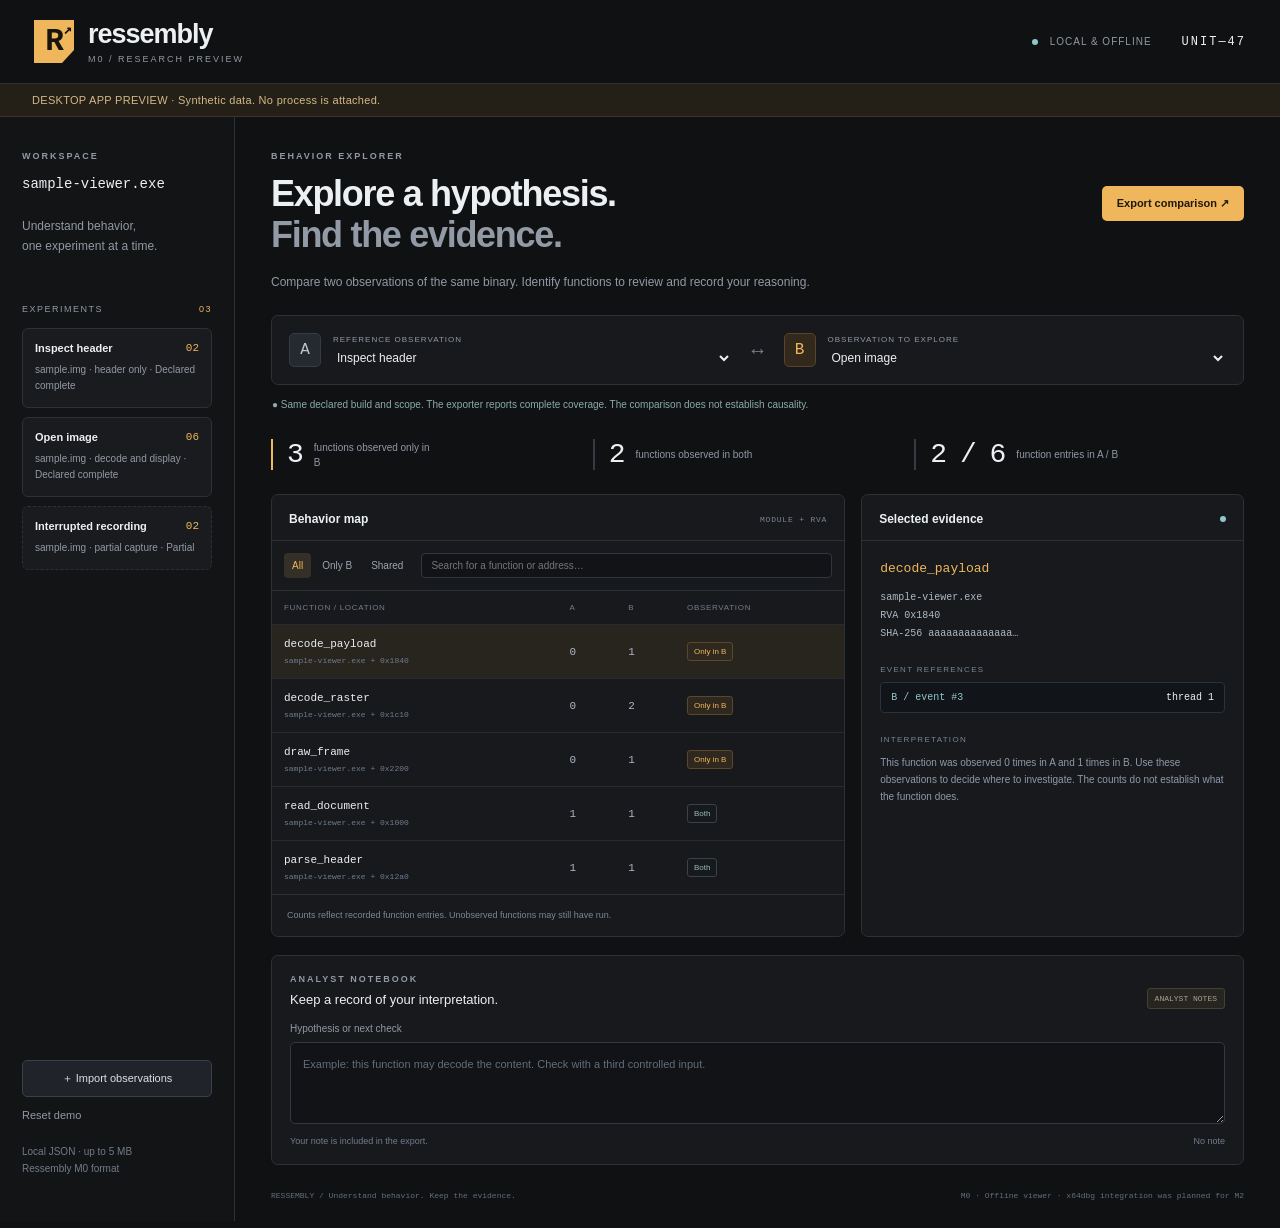
<file: prototype/index.html>
<!doctype html><html lang="en"><head><meta charset="utf-8"><meta name="viewport" content="width=device-width, initial-scale=1"><meta http-equiv="Content-Security-Policy" content="default-src 'none'; script-src 'self'; style-src 'self'; img-src 'self' data:; connect-src 'none'; object-src 'none'; base-uri 'none'"><title>Ressembly · UNIT-47</title><link rel="stylesheet" href="style.css"><script defer src="core.js"></script><script defer src="demo-data.js"></script><script defer src="app.js"></script></head><body>
<header class="top"><a class="brand" href="#"><span class="mark">R<span>↗</span></span><span>ressembly<span class="version">M0 / RESEARCH PREVIEW</span></span></a><div class="top-right"><span class="offline"><i></i> LOCAL & OFFLINE</span><span class="unit">UNIT—47</span></div></header>
<div class="demo-banner" id="provenance">DESKTOP APP PREVIEW · Synthetic data. No process is attached.</div>
<div class="layout"><aside class="sidebar"><div class="eyebrow">WORKSPACE</div><h2 id="target">sample-viewer.exe</h2><p class="muted">Understand behavior,<br>one experiment at a time.</p><div class="side-label">EXPERIMENTS <span id="run-count">03</span></div><div id="runs"></div><div class="side-bottom"><button class="secondary" id="import-btn">＋ Import observations</button><input type="file" id="import-file" accept="application/json,.json" hidden><button class="quiet" id="reset">Reset demo</button><p>Local JSON · up to 5 MB<br>Ressembly M0 format</p></div></aside>
<main><div class="page-heading"><div><div class="eyebrow">BEHAVIOR EXPLORER</div><h1>Explore a hypothesis.<br><span>Find the evidence.</span></h1></div><button class="primary" id="export">Export comparison ↗</button></div>
<p class="intro">Compare two observations of the same binary. Identify functions to review and record your reasoning.</p>
<section class="compare"><label><span class="letter">A</span><span class="label-text">REFERENCE OBSERVATION<select id="run-a" aria-label="Observation A"></select></span></label><div class="versus">↔</div><label><span class="letter accent">B</span><span class="label-text">OBSERVATION TO EXPLORE<select id="run-b" aria-label="Observation B"></select></span></label></section>
<div class="quality" id="quality" role="status"></div><div class="error" id="error" role="alert" hidden></div>
<div class="stats"><div><span class="metric" id="only-b">—</span><span>functions observed only in B</span></div><div><span class="metric" id="shared">—</span><span>functions observed in both</span></div><div><span class="metric" id="events">—</span><span>function entries in A / B</span></div></div>
<div class="workspace"><section class="panel function-panel"><div class="panel-title"><h2>Behavior map</h2><span class="small">MODULE + RVA</span></div><div class="controls"><div class="tabs"><button data-filter="all" class="active">All</button><button data-filter="b">Only B</button><button data-filter="both">Shared</button></div><input id="search" type="search" placeholder="Search for a function or address…" aria-label="Search functions"></div><div class="table-scroll"><table><thead><tr><th>FUNCTION / LOCATION</th><th>A</th><th>B</th><th>OBSERVATION</th></tr></thead><tbody id="functions"></tbody></table></div><p class="table-note">Counts reflect recorded function entries. Unobserved functions may still have run.</p></section>
<section class="panel evidence-panel"><div class="panel-title"><h2>Selected evidence</h2><span class="live-dot"></span></div><div id="detail"></div></section></div>
<section class="notebook panel"><div class="notebook-head"><div><div class="eyebrow">ANALYST NOTEBOOK</div><h2>Keep a record of your interpretation.</h2></div><span class="tag">ANALYST NOTES</span></div><label class="note-label" for="note">Hypothesis or next check</label><textarea id="note" rows="3" placeholder="Example: this function may decode the content. Check with a third controlled input."></textarea><div class="note-bottom"><span>Your note is included in the export.</span><span id="note-status">No note</span></div></section>
<footer><span>RESSEMBLY / Understand behavior. Keep the evidence.</span><span id="footer-status">M0 · Offline viewer · x64dbg integration was planned for M2</span></footer>
</main></div></body></html>
</file>
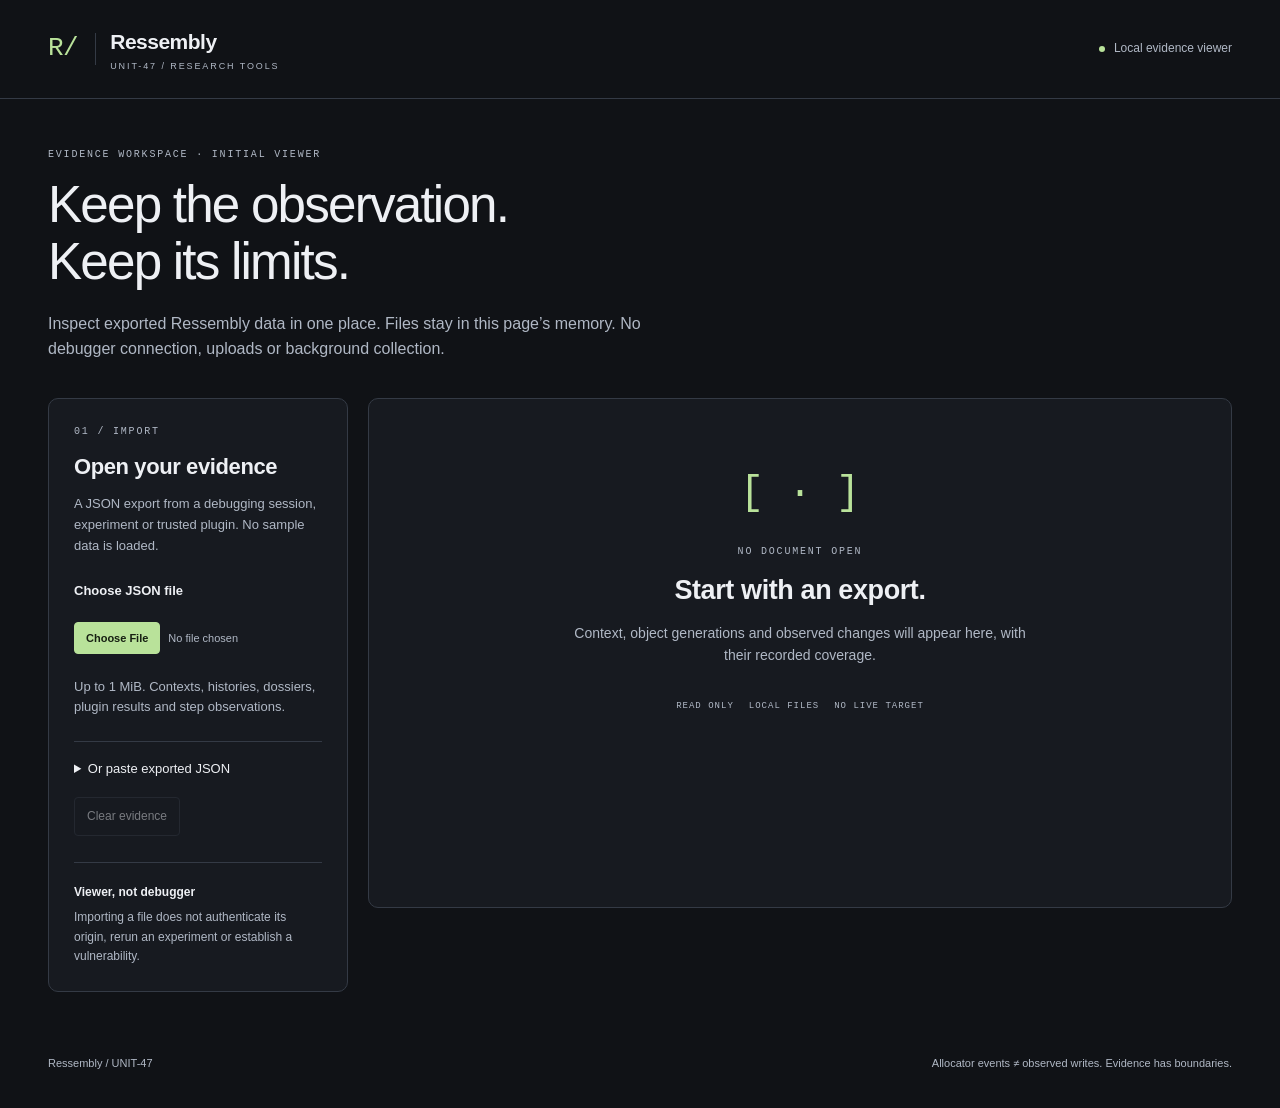
<file: diagnostics/viewer/index.html>
<!doctype html>
<html lang="en">
<head>
  <meta charset="utf-8">
  <meta name="viewport" content="width=device-width, initial-scale=1">
  <meta http-equiv="Content-Security-Policy" content="default-src 'none'; script-src 'self'; style-src 'self'; img-src 'none'; connect-src 'none'; object-src 'none'; base-uri 'none'; form-action 'none'">
  <meta name="color-scheme" content="dark">
  <title>Ressembly — Evidence viewer</title>
  <link rel="stylesheet" href="style.css">
  <script src="model.js" defer></script>
  <script src="app.js" defer></script>
</head>
<body>
  <a class="skip" href="#workspace">Skip to evidence</a>
  <header class="masthead">
    <div class="brand"><span class="brand-mark" aria-hidden="true">R/</span><span>Ressembly<small>UNIT-47 / RESEARCH TOOLS</small></span></div>
    <div class="local-status"><span aria-hidden="true"></span>Local evidence viewer</div>
  </header>
  <main id="workspace">
    <section class="intro" aria-labelledby="page-title">
      <p class="eyebrow">EVIDENCE WORKSPACE · INITIAL VIEWER</p>
      <h1 id="page-title">Keep the observation.<br>Keep its limits.</h1>
      <p class="lede">Inspect exported Ressembly data in one place. Files stay in this page’s memory. No debugger connection, uploads or background collection.</p>
    </section>
    <div class="workspace-grid">
      <aside class="import-panel" aria-labelledby="import-title">
        <p class="eyebrow">01 / IMPORT</p><h2 id="import-title">Open your evidence</h2>
        <p class="muted">A JSON export from a debugging session, experiment or trusted plugin. No sample data is loaded.</p>
        <label class="file-label" for="file-input">Choose JSON file</label>
        <input id="file-input" type="file" accept=".json,application/json" aria-describedby="file-help">
        <p id="file-help" class="small muted">Up to 1 MiB. Contexts, histories, dossiers, plugin results and step observations.</p>
        <details class="paste-area">
          <summary>Or paste exported JSON</summary>
          <label for="json-input">JSON document</label>
          <textarea id="json-input" spellcheck="false" maxlength="1048576" placeholder="Paste your exported JSON here"></textarea>
          <button id="import-text" class="button secondary" type="button">Inspect pasted JSON</button>
        </details>
        <button id="clear" class="button quiet" type="button" disabled>Clear evidence</button>
        <div id="feedback" role="status" aria-live="polite" aria-atomic="true" class="feedback"></div>
        <div class="scope-note"><strong>Viewer, not debugger</strong><p>Importing a file does not authenticate its origin, rerun an experiment or establish a vulnerability.</p></div>
      </aside>
      <section class="evidence-panel" aria-labelledby="document-title">
        <div id="empty" class="empty-state">
          <div class="empty-symbol" aria-hidden="true">[ · ]</div>
          <p class="eyebrow">NO DOCUMENT OPEN</p><h2>Start with an export.</h2>
          <p>Context, object generations and observed changes will appear here, with their recorded coverage.</p>
          <div class="empty-tags"><span>READ ONLY</span><span>LOCAL FILES</span><span>NO LIVE TARGET</span></div>
        </div>
        <div id="document" hidden>
          <div class="document-header"><div><p class="eyebrow">02 / INSPECT</p><h2 id="document-title" tabindex="-1">Evidence</h2><p id="source-name" class="source-name"></p></div><span class="badge">SUPPLIED · UNVERIFIED</span></div>
          <div class="record-picker">
            <label for="record-select">View</label><select id="record-select"></select>
            <div id="record-navigation" class="record-navigation" role="group" aria-label="Browse captured views" hidden>
              <button id="record-previous" class="button secondary" type="button">Previous view</button>
              <button id="record-next" class="button secondary" type="button">Next view</button>
              <span id="record-position" role="status" aria-live="polite"></span>
            </div>
          </div>
          <p id="integrity-notice" class="notice"></p>
          <p id="precision-notice" class="small precision" hidden></p>
          <div class="tabs" role="tablist" aria-label="Evidence views">
            <button type="button" id="tab-summary" role="tab" aria-selected="true" aria-controls="panel-summary" data-panel="summary">Overview</button>
            <button type="button" id="tab-records" role="tab" aria-selected="false" aria-controls="panel-records" data-panel="records" tabindex="-1">Records &amp; tables</button>
            <button type="button" id="tab-raw" role="tab" aria-selected="false" aria-controls="panel-raw" data-panel="raw" tabindex="-1">Original JSON</button>
          </div>
          <section id="panel-summary" class="tab-panel" role="tabpanel" aria-labelledby="tab-summary" tabindex="0"><div id="summary"></div><p id="semantics" class="semantics"></p></section>
          <section id="panel-records" class="tab-panel" role="tabpanel" aria-labelledby="tab-records" tabindex="0" hidden><div id="records"></div></section>
          <section id="panel-raw" class="tab-panel" role="tabpanel" aria-labelledby="tab-raw" tabindex="0" hidden><p class="small muted">Original imported text, including all records. Selecting an embedded snapshot does not change this source.</p><pre id="raw-json"></pre></section>
        </div>
      </section>
    </div>
  </main>
  <footer><span>Ressembly / UNIT-47</span><span>Allocator events ≠ observed writes. Evidence has boundaries.</span></footer>
  <noscript>This local viewer requires JavaScript. It never needs a network connection.</noscript>
</body>
</html>
</file>
<file: prototype/style.css>
:root{color-scheme:dark;--bg:#101113;--panel:#17191d;--border:#2c3037;--text:#edf0f3;--muted:#9299a5;--amber:#efb65c;--cyan:#8fc7cb}*{box-sizing:border-box}body{margin:0;background:var(--bg);color:var(--text);font-family:-apple-system,BlinkMacSystemFont,"Segoe UI",sans-serif;font-size:14px}button,input,select,textarea{font:inherit}button,a,select{touch-action:manipulation}button{cursor:pointer;border:0}button:focus-visible,a:focus-visible,input:focus-visible,select:focus-visible,textarea:focus-visible{outline:2px solid var(--amber);outline-offset:3px}a{color:inherit;text-decoration:none}.top{height:84px;padding:0 34px;display:flex;justify-content:space-between;align-items:center;border-bottom:1px solid var(--border)}.brand{display:flex;align-items:center;gap:14px;font-size:27px;font-weight:650;letter-spacing:-1px}.mark{position:relative;font-family:monospace;background:var(--amber);color:#17130d;width:40px;height:43px;display:grid;place-items:center;font-size:31px;font-weight:900;clip-path:polygon(0 0,100% 0,100% 70%,70% 100%,0 100%)}.mark span{font-size:14px;position:absolute;right:3px;top:1px}.version{display:block;font-size:9px;font-weight:500;letter-spacing:2px;color:var(--muted);margin-top:4px}.top-right{display:flex;gap:30px;align-items:center}.offline{font-size:10px;letter-spacing:1px;color:var(--muted)}.offline i{display:inline-block;width:6px;height:6px;border-radius:50%;background:var(--cyan);margin-right:8px}.unit{font:12px monospace;letter-spacing:2px}.demo-banner{padding:10px 32px;color:#d3b988;background:#241f17;border-bottom:1px solid #3c3325;font-size:11px;letter-spacing:.3px}.demo-banner.imported{color:#a9c6d2;background:#192129;border-color:#30434b}.layout{display:grid;grid-template-columns:235px 1fr;min-height:calc(100vh - 120px)}.sidebar{padding:34px 22px;border-right:1px solid var(--border);display:flex;flex-direction:column;background:#121416}.eyebrow{font-size:9px;letter-spacing:2px;color:var(--muted);font-weight:650}.sidebar h2{font:14px monospace;margin:15px 0 12px;overflow-wrap:anywhere}.muted{color:var(--muted);font-size:12px;line-height:1.7}.side-label{display:flex;justify-content:space-between;margin:35px 0 14px;font-size:9px;color:var(--muted);letter-spacing:1.5px}.side-label span{color:var(--amber)}.run-card{padding:13px 12px;margin-bottom:9px;border:1px solid var(--border);border-radius:6px;background:#191b1e}.run-card .run-top{display:flex;justify-content:space-between;gap:6px;font-size:11px;font-weight:600}.run-card .run-top span{color:var(--amber);font:11px monospace}.run-card p{font-size:10px;color:var(--muted);line-height:1.6;margin:8px 0 0}.run-card.partial{border-style:dashed}.side-bottom{margin-top:auto;padding-top:40px}.side-bottom p{font-size:10px;color:#737c89;line-height:1.7}.secondary{background:#202329;border:1px solid #3a404a;color:#dce1e7;padding:10px 12px;border-radius:5px;font-size:11px;width:100%}.quiet{background:transparent;color:var(--muted);padding:12px 0;font-size:11px}.primary{background:var(--amber);color:#21180a;border-radius:5px;padding:11px 15px;font-size:11px;font-weight:700}.primary:disabled{opacity:.4;cursor:default}main{min-width:0;padding:34px 36px 18px;max-width:1600px}.page-heading{display:flex;align-items:center;justify-content:space-between;gap:20px}h1{font-size:36px;line-height:1.14;letter-spacing:-1.3px;font-weight:550;margin:12px 0 0}h1 span{color:#929aa6}.intro{font-size:12px;color:var(--muted);line-height:1.7;margin:17px 0 23px;max-width:620px}.compare{display:flex;gap:16px;align-items:center;background:#17191c;border:1px solid var(--border);padding:17px;border-radius:7px}.compare label{display:flex;gap:12px;align-items:center;flex:1;min-width:0}.letter{display:grid;place-items:center;width:32px;height:34px;background:#252930;border:1px solid #353c46;border-radius:5px;font:16px monospace;color:#bdc7d6;flex-shrink:0}.letter.accent{color:var(--amber);background:#32291c;border-color:#58442a}.label-text{font-size:8px;letter-spacing:1px;color:var(--muted);flex:1;min-width:0}.compare select{display:block;background:transparent;color:var(--text);border:0;width:100%;margin:6px 0 0;padding-right:15px;font-size:12px;letter-spacing:0}.compare option{background:#202328}.versus{color:#777f89;font-size:20px}.quality{font-size:10px;line-height:1.6;color:#8aaba8;padding:12px 1px}.quality.partial{color:var(--amber)}.error{background:#3b2020;color:#f1b4b4;padding:15px;border-radius:5px;margin-top:12px}.stats{display:grid;grid-template-columns:1fr 1fr 1.1fr;gap:22px;margin:14px 0 24px}.stats>div{display:flex;align-items:center;gap:12px;border-left:2px solid #363b43;padding-left:14px}.stats>div:first-child{border-color:var(--amber)}.metric{font:28px monospace;letter-spacing:-2px}.stats>div>span:last-child{color:var(--muted);font-size:10px;line-height:1.5;max-width:120px}.workspace{display:grid;grid-template-columns:minmax(0,1.5fr) minmax(240px,1fr);gap:16px}.panel{background:var(--panel);border:1px solid var(--border);border-radius:7px;min-width:0}.panel-title{display:flex;justify-content:space-between;align-items:center;padding:17px 17px 14px;border-bottom:1px solid var(--border)}.panel-title h2{font-size:12px;font-weight:550;margin:0}.small{font:8px monospace;letter-spacing:.8px;color:#7d8695}.controls{padding:12px;display:flex;gap:10px;flex-wrap:wrap;border-bottom:1px solid var(--border)}.tabs{display:flex;gap:3px}.tabs button{font-size:10px;padding:6px 8px;color:#9da5b1;background:transparent;border-radius:4px}.tabs button.active{background:#343027;color:var(--amber)}input[type=search]{min-width:120px;flex:1;width:140px;background:#111316;border:1px solid #303640;border-radius:4px;color:var(--text);padding:6px 9px;font-size:10px}.table-scroll{overflow:auto;max-height:320px}table{width:100%;border-collapse:collapse}th{text-align:left;font-size:8px;letter-spacing:.7px;color:#737e8c;font-weight:500;padding:12px}td{font-size:10px;padding:13px 12px;border-top:1px solid #262b32}tbody tr{cursor:pointer}tbody tr:hover{background:#20252b}tbody tr.selected{background:#28251f}td:first-child{font:11px monospace}td:first-child small{display:block;font:8px monospace;color:#6f7c8e;margin-top:6px}td.number{font:11px monospace;color:#acb6c4}.pill{display:inline-block;white-space:nowrap;padding:4px 6px;border:1px solid #364349;border-radius:3px;color:#99b7bd;font-size:8px}.pill.only-b{border-color:#5b472c;color:var(--amber);background:#2f281e}.pill.only-a{border-color:#475161;color:#b6c3d4}.table-note{font-size:9px;line-height:1.6;color:#7c8695;margin:0;padding:13px 15px;border-top:1px solid var(--border)}.live-dot{width:6px;height:6px;background:var(--cyan);border-radius:50%}#detail{padding:18px}#detail h3{font:13px monospace;color:var(--amber);overflow-wrap:anywhere;margin:2px 0 13px}#detail .location{font:10px monospace;color:#aeb9c6;line-height:1.8}#detail .detail-label{font-size:8px;letter-spacing:1.3px;color:#798595;margin:22px 0 8px}.evidence-item{display:flex;justify-content:space-between;gap:8px;font:10px monospace;background:#111418;border:1px solid #2a323d;border-radius:4px;padding:9px 10px;margin:6px 0}.evidence-item span:first-child{color:var(--cyan)}.detail-note{color:#8f9aaa;font-size:10px;line-height:1.7}.notebook{margin-top:18px;padding:18px}.notebook-head{display:flex;align-items:center;justify-content:space-between;gap:12px}.notebook h2{font-size:13px;font-weight:500;margin:8px 0 16px}.tag{font:8px monospace;color:#aaa291;background:#27251f;border:1px solid #454032;padding:5px 7px;border-radius:3px;white-space:nowrap}.note-label{display:block;color:var(--muted);font-size:10px;margin-bottom:8px}textarea{width:100%;resize:vertical;background:#111316;border:1px solid #323943;border-radius:5px;color:var(--text);padding:12px;font-size:11px;line-height:1.7}textarea::placeholder{color:#626d7b}.note-bottom{display:flex;justify-content:space-between;gap:20px;font-size:9px;color:#717d8e;margin-top:9px}footer{display:flex;justify-content:space-between;gap:16px;margin-top:25px;color:#626e7e;font:8px monospace;line-height:1.6}button:hover{filter:brightness(1.12)}@media(min-width:1500px){main{padding:45px 50px}h1{font-size:43px}.workspace{grid-template-columns:1.7fr 1fr}}@media(max-width:1050px){.layout{grid-template-columns:195px 1fr}main{padding:28px 22px}.sidebar{padding:28px 15px}.workspace{grid-template-columns:1fr}.evidence-panel{min-height:230px}h1{font-size:32px}.stats{gap:12px}.metric{font-size:23px}}@media(max-width:680px){.layout{display:block}.sidebar{display:none}.top{padding:0 18px}.top-right{gap:10px}.offline{display:none}.demo-banner{padding:10px 18px}main{padding:24px 16px}.page-heading{align-items:flex-start}h1{font-size:30px}.primary{max-width:120px;line-height:1.5}.compare{gap:8px;padding:12px}.letter{display:none}.stats{grid-template-columns:1fr 1fr}.stats>div:last-child{grid-column:span 2}.notebook-head{align-items:flex-start}.tag{white-space:normal;max-width:85px}footer{flex-direction:column}}
</file>
<file: diagnostics/viewer/style.css>
:root{color-scheme:dark;--bg:#101216;--panel:#171a20;--surface:#20242c;--line:#343a45;--ink:#eef0f4;--muted:#b0b8c5;--accent:#b9e29a;--warning:#e6c693}

*{box-sizing:border-box}
body{margin:0;background:var(--bg);color:var(--ink);font:15px/1.6 -apple-system,BlinkMacSystemFont,"Segoe UI",sans-serif}
button,input,textarea,select{font:inherit}
button,select,input{max-width:100%}
button{cursor:pointer}
button:disabled{cursor:default;opacity:.45}
a{color:var(--accent)}
:focus-visible{outline:3px solid var(--accent);outline-offset:4px}
.skip{position:absolute;top:-100px;left:24px;padding:10px;background:var(--panel);z-index:2}
.skip:focus{top:12px}
.masthead{max-width:1500px;margin:auto;padding:25px 48px;display:flex;justify-content:space-between;align-items:center;border-bottom:1px solid var(--line)}
.brand{display:flex;gap:14px;align-items:center;font-size:21px;font-weight:650;letter-spacing:-.5px}
.brand-mark{font:26px/1.2 ui-monospace,SFMono-Regular,monospace;color:var(--accent);border-right:1px solid var(--line);padding-right:17px}
.brand small{display:block;font-size:9px;color:var(--muted);font-weight:500;letter-spacing:1.9px}
.local-status{font-size:12px;color:var(--muted)}
.local-status span{display:inline-block;width:6px;height:6px;border-radius:50%;background:var(--accent);margin-right:9px}
main{max-width:1500px;margin:auto;padding:48px}
.intro{max-width:760px;margin-bottom:36px}
.eyebrow{font:10px/1.6 ui-monospace,SFMono-Regular,monospace;letter-spacing:1.8px;color:var(--muted);margin:0 0 13px}
h1{font-size:clamp(32px,4vw,52px);font-weight:500;line-height:1.12;letter-spacing:-1.8px;margin:0 0 20px}
h2{font-weight:550;line-height:1.3;letter-spacing:-.4px;margin:0 0 13px;font-size:22px}
h3{font-size:16px;font-weight:550;margin:0 0 13px}
.lede{color:var(--muted);max-width:630px;font-size:16px;margin:0}
.workspace-grid{display:grid;grid-template-columns:300px minmax(0,1fr);gap:20px;align-items:start}
.import-panel,.evidence-panel{border:1px solid var(--line);background:var(--panel);border-radius:10px}
.import-panel{padding:25px}
.muted{color:var(--muted)}
.small{font-size:12px}
.import-panel>.muted{font-size:13px}
.file-label{display:block;margin:24px 0 10px;font-size:13px;font-weight:600}
input[type=file]{width:100%;font-size:11px;color:var(--muted);padding:10px 0}
input[type=file]::file-selector-button{padding:9px 11px;border:1px solid var(--accent);border-radius:4px;background:var(--accent);color:#172012;font-weight:650;margin-right:8px;cursor:pointer}
.paste-area{border-top:1px solid var(--line);margin-top:23px;padding-top:17px}
.paste-area summary{font-size:13px;cursor:pointer;color:var(--ink)}
.paste-area label{display:block;margin-top:16px;font-size:12px}
textarea{width:100%;min-height:150px;margin:8px 0 12px;padding:10px;resize:vertical;background:var(--bg);color:var(--ink);border:1px solid var(--line);border-radius:4px;font:12px/1.5 ui-monospace,SFMono-Regular,monospace}
.button{border:1px solid var(--line);border-radius:4px;padding:9px 12px;background:var(--surface);color:var(--ink);font-size:12px}
.quiet{margin-top:17px;background:transparent}
.feedback{font-size:12px;overflow-wrap:anywhere;margin-top:12px;color:var(--accent)}
.feedback.error{color:#ffb7af}
.scope-note{margin-top:26px;padding-top:20px;border-top:1px solid var(--line);font-size:12px;color:var(--muted)}
.scope-note strong{color:var(--ink);font-weight:550}
.scope-note p{margin:6px 0 0}
.evidence-panel{min-height:510px;overflow:hidden}
.empty-state{padding:75px 35px;text-align:center;max-width:540px;margin:auto}
.empty-symbol{font:40px/1 ui-monospace,SFMono-Regular,monospace;color:var(--accent);margin-bottom:30px}
.empty-state h2{font-size:27px}
.empty-state>p:not(.eyebrow){color:var(--muted);font-size:14px}
.empty-tags{display:flex;justify-content:center;flex-wrap:wrap;gap:15px;margin-top:33px;font:9px/1.4 ui-monospace,SFMono-Regular,monospace;letter-spacing:1px;color:var(--muted)}
.document-header{padding:27px 26px 18px;display:flex;gap:16px;justify-content:space-between;align-items:flex-start}
.document-header h2{margin-bottom:6px}
.source-name{font:11px/1.5 ui-monospace,SFMono-Regular,monospace;color:var(--muted);margin:0;overflow-wrap:anywhere}
.badge{flex-shrink:0;font:9px/1.5 ui-monospace,SFMono-Regular,monospace;color:var(--warning);border:1px solid #6e593c;padding:6px 8px;border-radius:4px}
.record-picker{padding:0 26px 18px;display:flex;align-items:center;flex-wrap:wrap;gap:13px}
.record-picker label{font-size:12px;color:var(--muted)}
.record-navigation:not([hidden]){display:flex;flex-wrap:wrap;align-items:center;gap:8px}
.record-navigation .button{margin:0}
.record-navigation span{color:var(--muted);font-size:12px}
select{background:var(--bg);border:1px solid var(--line);border-radius:4px;padding:7px;color:var(--ink);font-size:12px;min-width:160px}
.notice{margin:0 26px 14px;background:#24231f;border-left:2px solid #a58853;padding:12px 14px;font-size:12px;color:#e0d2b9}
.precision{margin:0 26px 17px;color:var(--warning)}
.tabs{display:flex;border-top:1px solid var(--line);border-bottom:1px solid var(--line);padding:0 20px;gap:10px}
.tabs button{background:none;border:0;border-bottom:2px solid transparent;color:var(--muted);padding:15px 7px;font-size:12px}
.tabs button[aria-selected=true]{border-bottom-color:var(--accent);color:var(--ink)}
.tab-panel{padding:25px;min-width:0}
.table-wrap{overflow-x:auto;max-width:100%;margin-bottom:20px;border:1px solid var(--line);border-radius:5px}
table{width:100%;border-collapse:collapse;font-size:12px;text-align:left}
th{background:var(--surface);color:var(--muted);font-weight:550;font-size:10px;letter-spacing:.4px}
th,td{padding:11px 13px;border-bottom:1px solid var(--line);vertical-align:top}
tr:last-child td{border-bottom:0}
td{overflow-wrap:anywhere;min-width:100px;max-width:450px;white-space:pre-wrap;font-family:ui-monospace,SFMono-Regular,monospace}
tbody tr:hover{background:#1d2229}
.section-block{margin-bottom:29px}
.omitted{font-size:12px;color:var(--warning)}
.semantics{border-top:1px solid var(--line);padding-top:18px;margin:20px 0 0;font-size:12px;color:var(--muted)}
pre{font:11px/1.7 ui-monospace,SFMono-Regular,monospace;white-space:pre-wrap;overflow-wrap:anywhere;max-height:650px;overflow:auto;background:var(--bg);border:1px solid var(--line);border-radius:5px;padding:16px;margin:15px 0 0}
footer{max-width:1500px;margin:auto;padding:15px 48px 35px;display:flex;justify-content:space-between;gap:20px;font-size:11px;color:var(--muted)}
[hidden]{display:none!important}
@media(max-width:960px){main{padding:32px 24px}
.masthead{padding:21px 24px}
.workspace-grid{grid-template-columns:250px minmax(0,1fr)}
.import-panel{padding:20px}
.document-header{flex-direction:column;gap:9px}
.badge{align-self:flex-start}
footer{padding:15px 24px 30px}
}
@media(max-width:700px){.workspace-grid{grid-template-columns:1fr}
.intro{margin-bottom:25px}
.import-panel{padding:23px}
.local-status{max-width:100px;text-align:right;font-size:10px}
.masthead{padding:19px 20px}
main{padding:30px 18px}
.intro h1{font-size:35px}
.lede{font-size:14px}
.evidence-panel{min-height:350px}
.empty-state{padding:45px 25px}
.document-header,.tab-panel{padding:22px 18px}
.notice,.precision{margin-left:18px;margin-right:18px}
.record-picker{padding-left:18px;padding-right:18px}
.tabs{padding:0 12px;gap:4px}
.tabs button{font-size:11px;padding:14px 6px}
footer{flex-direction:column;gap:6px;padding:10px 20px 25px}
}
</file>
